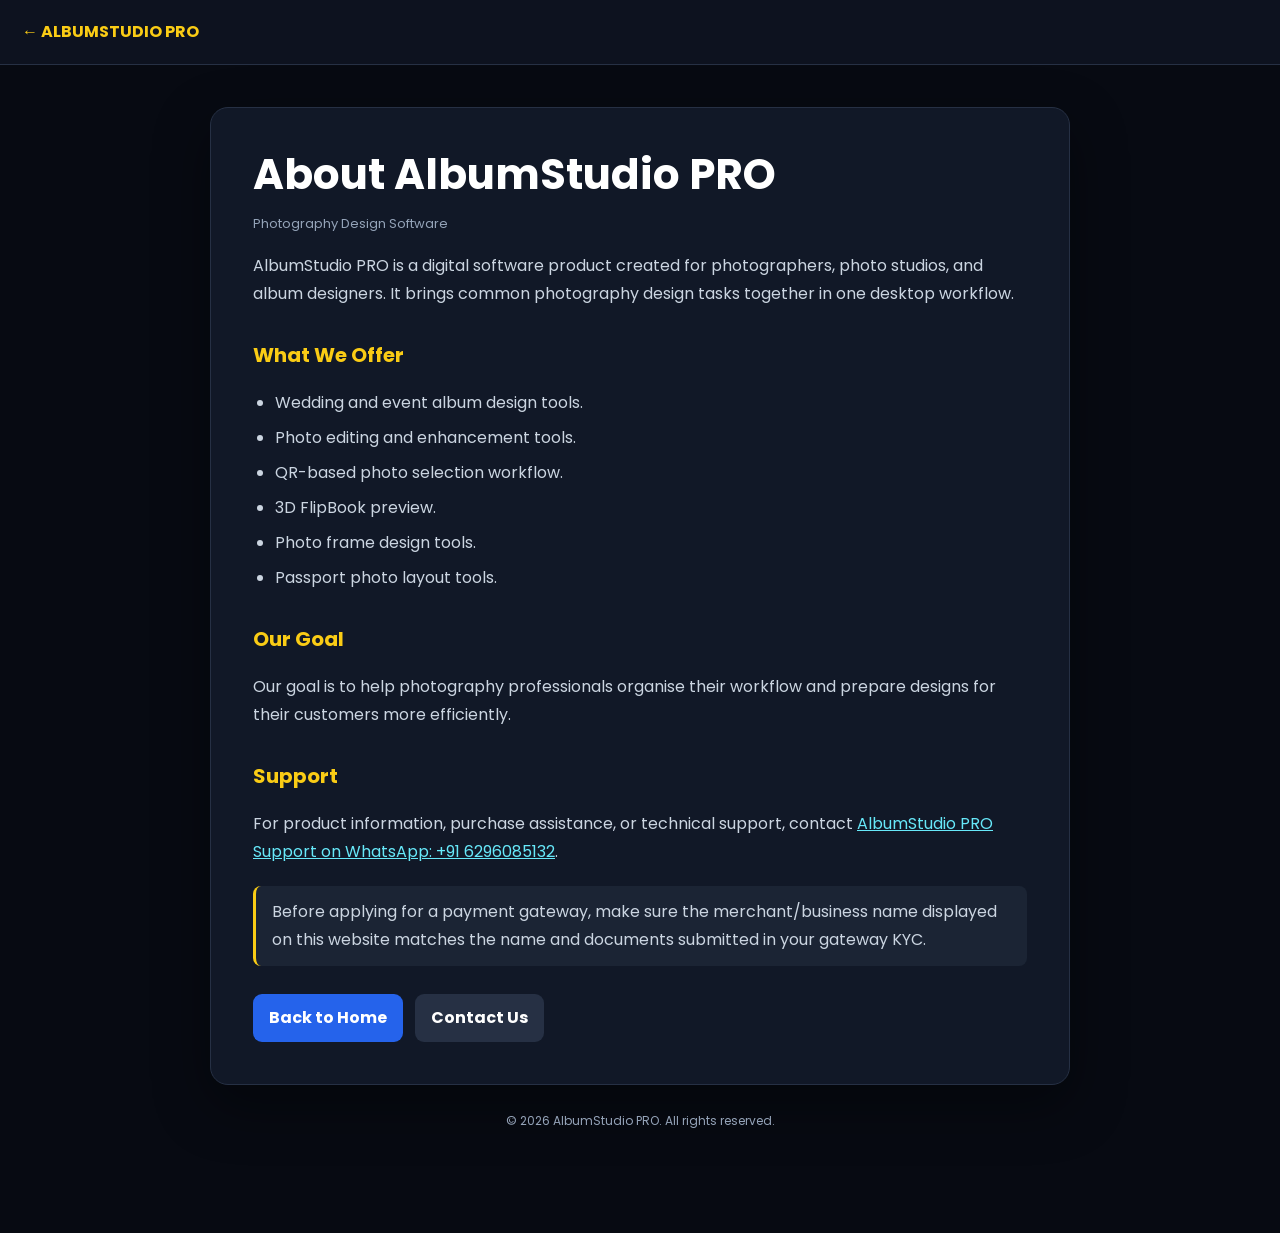
<file: about.html>
<!doctype html><html lang="en"><head><meta charset="utf-8"><meta name="viewport" content="width=device-width,initial-scale=1"><title>About Us | AlbumStudio PRO</title><link rel="stylesheet" href="policy.css"><link href="https://fonts.googleapis.com/css2?family=Poppins:wght@400;500;600;700;800&display=swap" rel="stylesheet"></head><body><header class="topbar"><a href="index.html">← ALBUMSTUDIO PRO</a></header><main class="wrap"><article class="panel"><h1>About AlbumStudio PRO</h1><p class="muted">Photography Design Software</p><p>AlbumStudio PRO is a digital software product created for photographers, photo studios, and album designers. It brings common photography design tasks together in one desktop workflow.</p><h2>What We Offer</h2><ul class="list"><li>Wedding and event album design tools.</li><li>Photo editing and enhancement tools.</li><li>QR-based photo selection workflow.</li><li>3D FlipBook preview.</li><li>Photo frame design tools.</li><li>Passport photo layout tools.</li></ul><h2>Our Goal</h2><p>Our goal is to help photography professionals organise their workflow and prepare designs for their customers more efficiently.</p><h2>Support</h2><p>For product information, purchase assistance, or technical support, contact <a href="https://wa.me/916296085132" target="_blank" rel="noopener">AlbumStudio PRO Support on WhatsApp: +91 6296085132</a>.</p><div class="notice">Before applying for a payment gateway, make sure the merchant/business name displayed on this website matches the name and documents submitted in your gateway KYC.</div><div class="actions"><a class="btn" href="index.html">Back to Home</a><a class="btn secondary" href="contact.html">Contact Us</a></div></article><div class="footer">© 2026 AlbumStudio PRO. All rights reserved.</div></main></body></html>
</file>
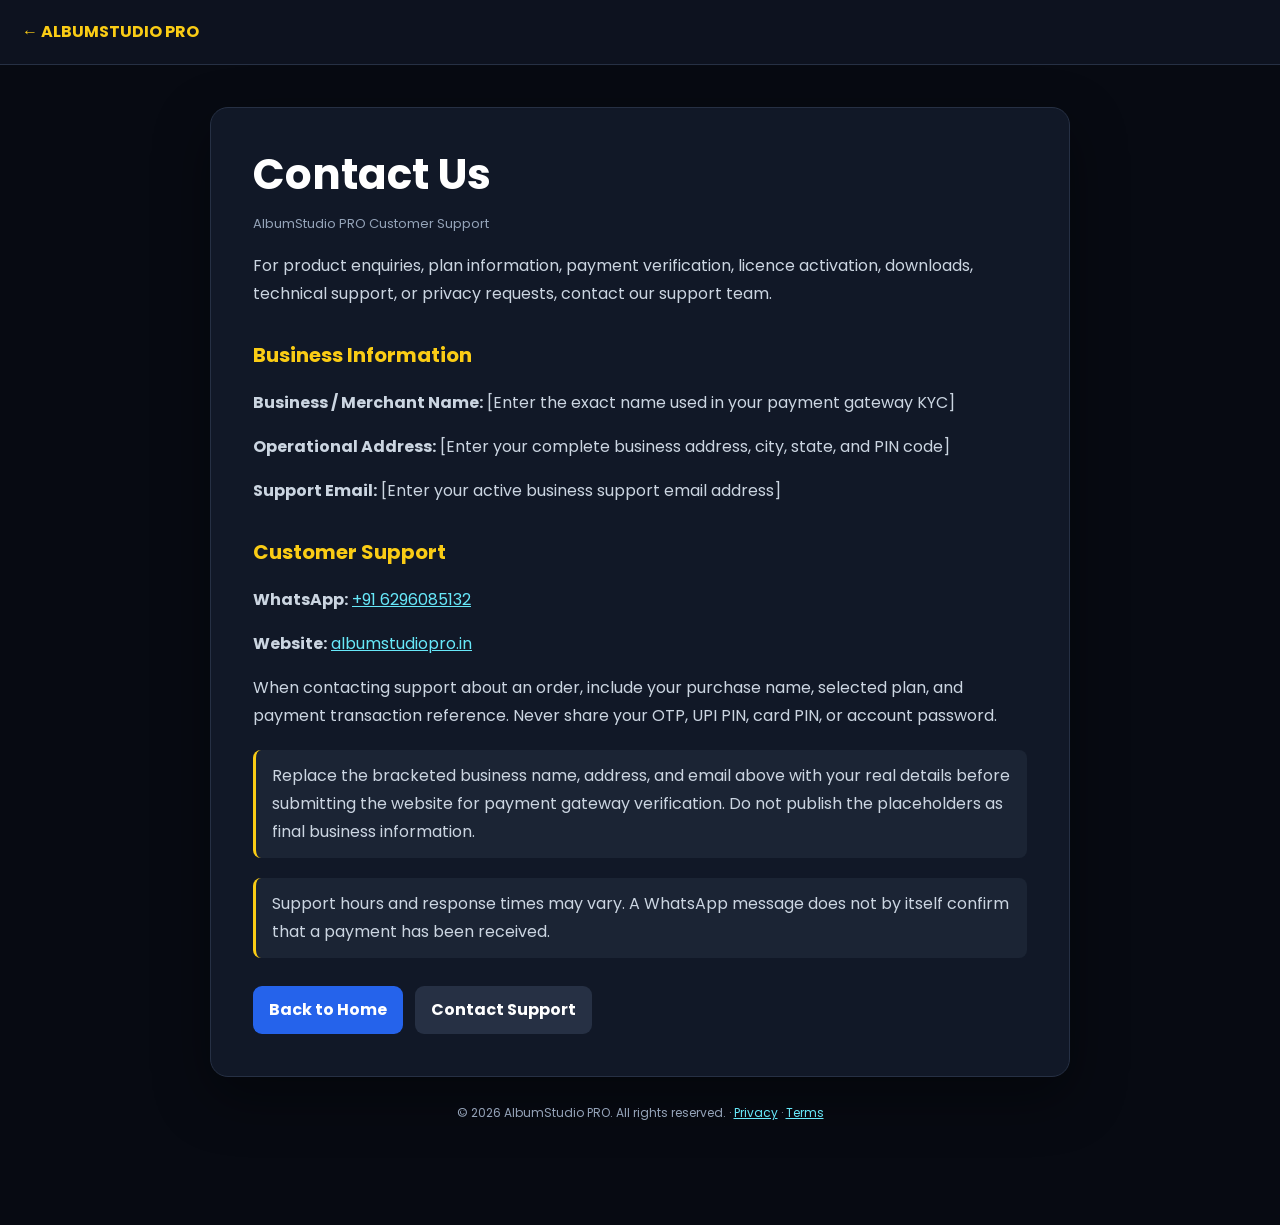
<file: contact.html>
<!doctype html>
<html lang="en">
<head>
<meta charset="utf-8"><meta name="viewport" content="width=device-width,initial-scale=1">
<title>Contact Us | AlbumStudio PRO</title>
<meta name="description" content="Contact Us for AlbumStudio PRO customers.">
<link rel="icon" type="image/png" href="icon.png">
<link href="https://fonts.googleapis.com/css2?family=Poppins:wght@400;500;600;700;800&display=swap" rel="stylesheet">
<link rel="stylesheet" href="policy.css">
</head>
<body>
<header class="topbar"><a href="index.html">← ALBUMSTUDIO PRO</a></header>
<main class="wrap"><article class="panel">
<h1>Contact Us</h1><p class="muted">AlbumStudio PRO Customer Support</p>

<p>For product enquiries, plan information, payment verification, licence activation, downloads, technical support, or privacy requests, contact our support team.</p>
<h2>Business Information</h2>
<p><strong>Business / Merchant Name:</strong> [Enter the exact name used in your payment gateway KYC]</p>
<p><strong>Operational Address:</strong> [Enter your complete business address, city, state, and PIN code]</p>
<p><strong>Support Email:</strong> [Enter your active business support email address]</p>
<h2>Customer Support</h2>
<p><strong>WhatsApp:</strong> <a href="https://wa.me/916296085132" target="_blank" rel="noopener">+91 6296085132</a></p>
<p><strong>Website:</strong> <a href="https://albumstudiopro.in">albumstudiopro.in</a></p>
<p>When contacting support about an order, include your purchase name, selected plan, and payment transaction reference. Never share your OTP, UPI PIN, card PIN, or account password.</p>
<div class="notice">Replace the bracketed business name, address, and email above with your real details before submitting the website for payment gateway verification. Do not publish the placeholders as final business information.</div><div class="notice">Support hours and response times may vary. A WhatsApp message does not by itself confirm that a payment has been received.</div>

<div class="actions"><a class="btn" href="index.html">Back to Home</a><a class="btn secondary" href="contact.html">Contact Support</a></div>
</article><div class="footer">© 2026 AlbumStudio PRO. All rights reserved. · <a href="privacy-policy.html">Privacy</a> · <a href="terms-and-conditions.html">Terms</a></div></main>
</body></html>
</file>
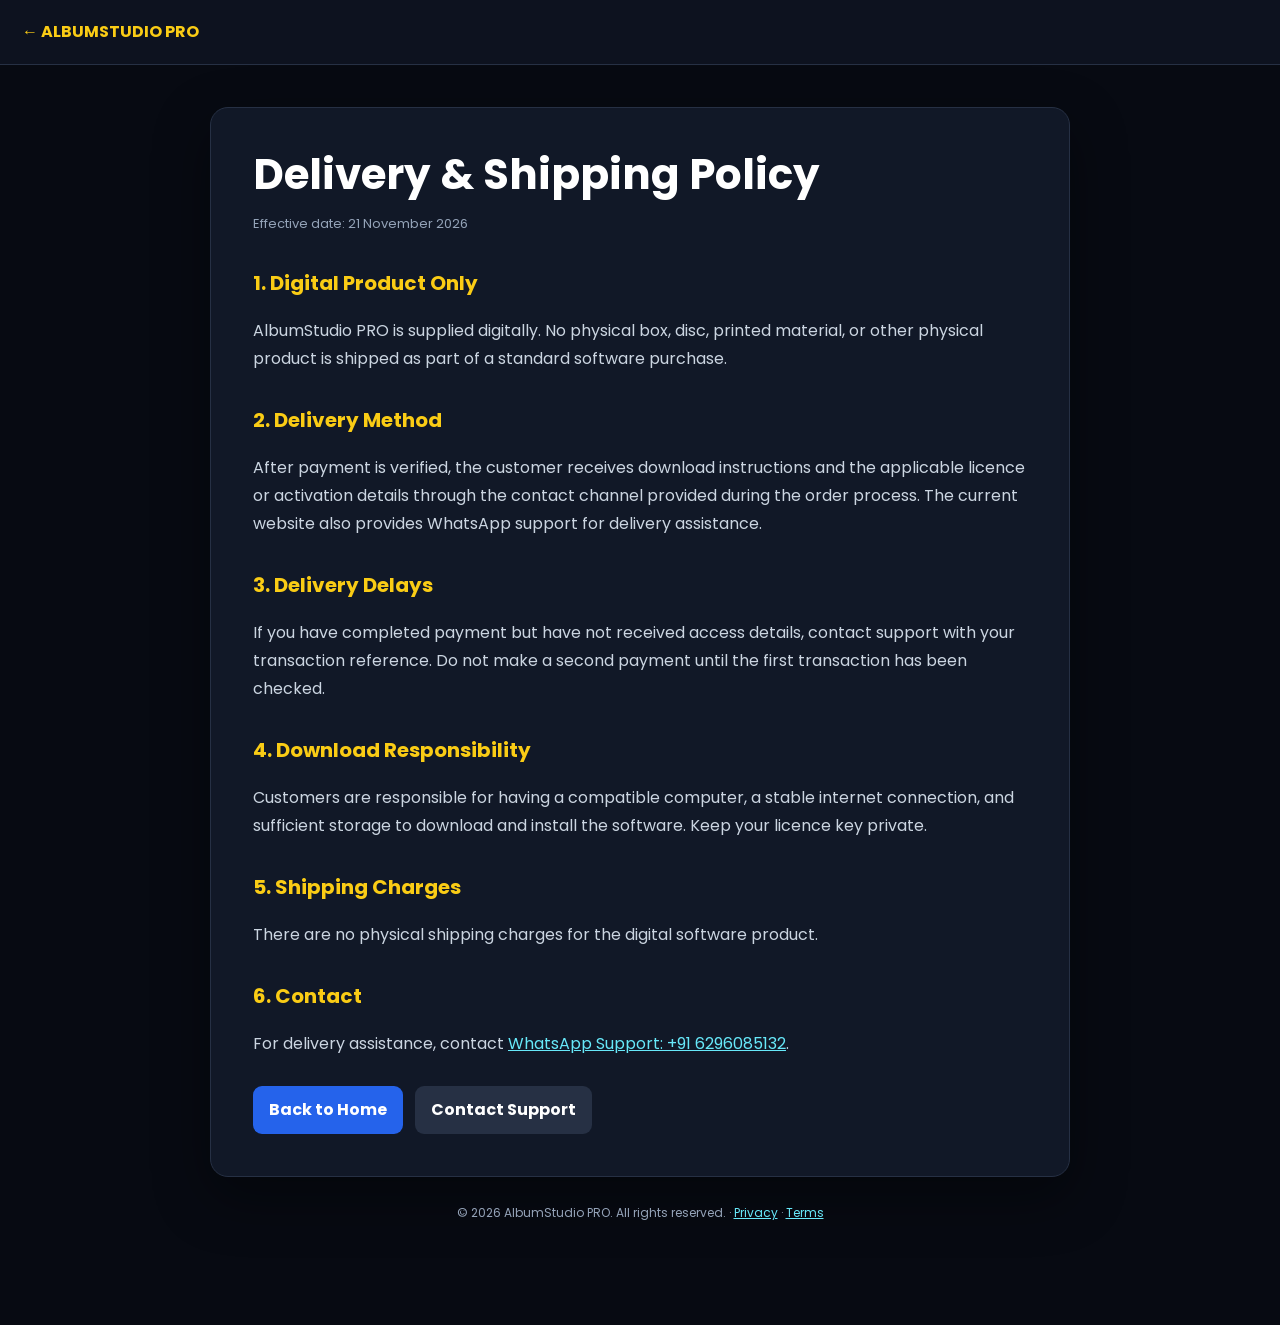
<file: delivery-shipping.html>
<!doctype html>
<html lang="en">
<head>
<meta charset="utf-8"><meta name="viewport" content="width=device-width,initial-scale=1">
<title>Delivery & Shipping Policy | AlbumStudio PRO</title>
<meta name="description" content="Delivery & Shipping Policy for AlbumStudio PRO customers.">
<link rel="icon" type="image/png" href="icon.png">
<link href="https://fonts.googleapis.com/css2?family=Poppins:wght@400;500;600;700;800&display=swap" rel="stylesheet">
<link rel="stylesheet" href="policy.css">
</head>
<body>
<header class="topbar"><a href="index.html">← ALBUMSTUDIO PRO</a></header>
<main class="wrap"><article class="panel">
<h1>Delivery & Shipping Policy</h1><p class="muted">Effective date: 21 November 2026</p>

<h2>1. Digital Product Only</h2>
<p>AlbumStudio PRO is supplied digitally. No physical box, disc, printed material, or other physical product is shipped as part of a standard software purchase.</p>
<h2>2. Delivery Method</h2>
<p>After payment is verified, the customer receives download instructions and the applicable licence or activation details through the contact channel provided during the order process. The current website also provides WhatsApp support for delivery assistance.</p>
<h2>3. Delivery Delays</h2>
<p>If you have completed payment but have not received access details, contact support with your transaction reference. Do not make a second payment until the first transaction has been checked.</p>
<h2>4. Download Responsibility</h2>
<p>Customers are responsible for having a compatible computer, a stable internet connection, and sufficient storage to download and install the software. Keep your licence key private.</p>
<h2>5. Shipping Charges</h2>
<p>There are no physical shipping charges for the digital software product.</p>
<h2>6. Contact</h2>
<p>For delivery assistance, contact <a href="https://wa.me/916296085132" target="_blank" rel="noopener">WhatsApp Support: +91 6296085132</a>.</p>

<div class="actions"><a class="btn" href="index.html">Back to Home</a><a class="btn secondary" href="contact.html">Contact Support</a></div>
</article><div class="footer">© 2026 AlbumStudio PRO. All rights reserved. · <a href="privacy-policy.html">Privacy</a> · <a href="terms-and-conditions.html">Terms</a></div></main>
</body></html>
</file>
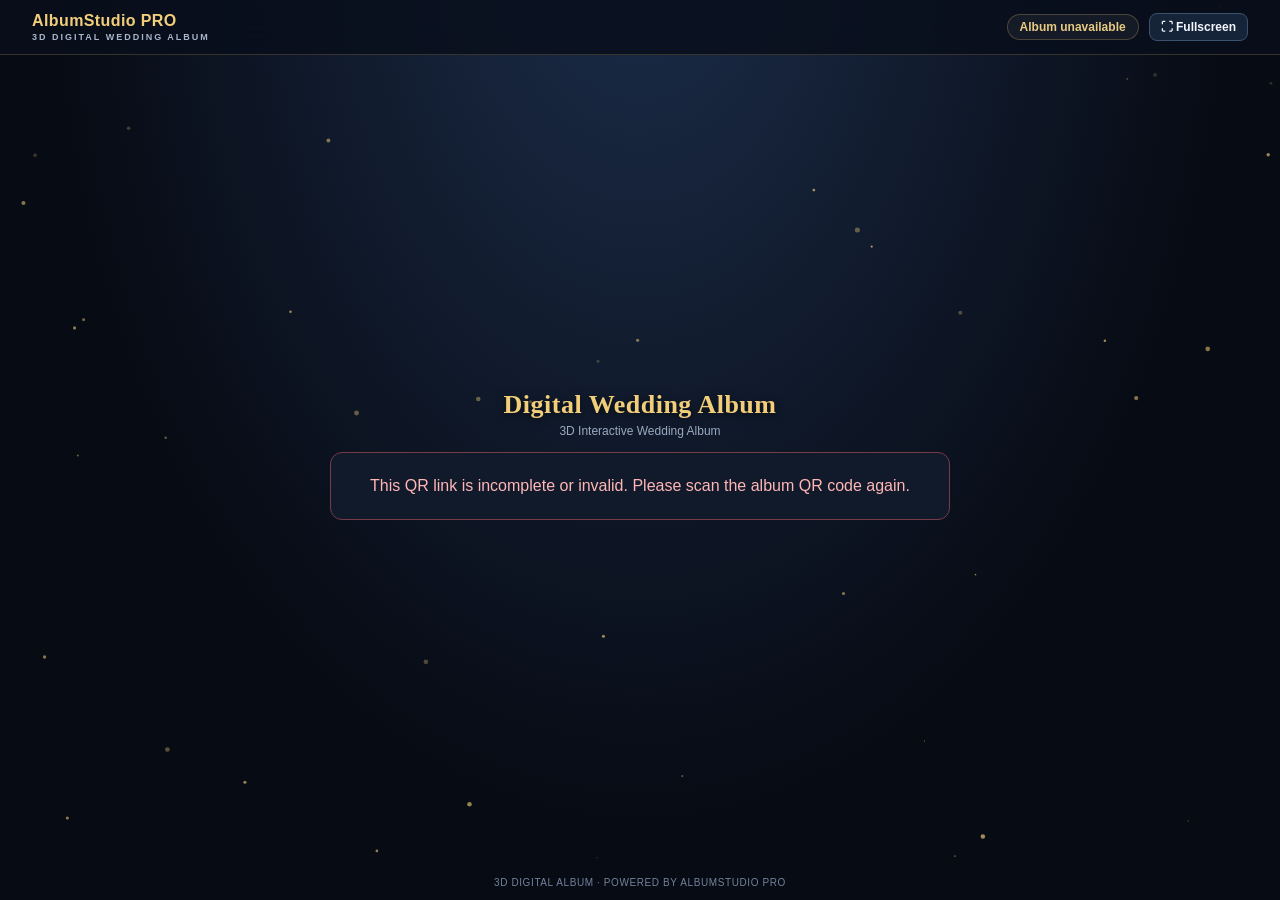
<file: flipbook-viewer.html>
<!doctype html>
<html lang="en">
<head>
<meta charset="utf-8">
<meta name="viewport" content="width=device-width, initial-scale=1, viewport-fit=cover">
<meta name="theme-color" content="#070b14">
<title>AlbumStudio PRO · 3D Digital Album</title>
<style>
:root {
  color-scheme: dark;
  --bg: #070b14;
  --panel: #101929;
  --line: #263650;
  --gold: #f3ce7a;
  --text: #f4f6fb;
  --muted: #9aa9bf;
  --accent: #12b8a6;
}
* {
  box-sizing: border-box;
  user-select: none;
  -webkit-user-select: none;
  -webkit-touch-callout: none;
}
html, body {
  margin: 0;
  min-height: 100%;
  background: radial-gradient(ellipse at 50% -10%, #1c2d4a 0%, #070b14 65%);
  color: var(--text);
  font-family: Inter, 'Segoe UI', Arial, sans-serif;
  overflow-x: hidden;
}
body {
  min-height: 100dvh;
  display: flex;
  flex-direction: column;
  position: relative;
}

#bgCanvas {
  position: fixed;
  inset: 0;
  width: 100%;
  height: 100%;
  pointer-events: none;
  z-index: 0;
}

.top {
  display: flex;
  align-items: center;
  justify-content: space-between;
  gap: 12px;
  padding: 12px clamp(14px, 3vw, 32px);
  border-bottom: 1px solid rgba(233, 195, 110, 0.2);
  background: rgba(9, 15, 28, 0.85);
  backdrop-filter: blur(14px);
  position: sticky;
  top: 0;
  z-index: 20;
}
.brand {
  font-weight: 900;
  font-size: 16px;
  letter-spacing: 0.4px;
  color: var(--gold);
}
.brand small {
  display: block;
  font-size: 9px;
  color: #a8b6cb;
  font-weight: 600;
  letter-spacing: 2px;
  margin-top: 2px;
}
.top-right {
  display: flex;
  align-items: center;
  gap: 10px;
}
.status {
  font-size: 12px;
  font-weight: 700;
  color: #e8ca83;
  background: rgba(255, 255, 255, 0.05);
  padding: 5px 12px;
  border-radius: 20px;
  border: 1px solid rgba(233, 195, 110, 0.25);
}
.icon-btn {
  border: 1px solid #3b526f;
  background: #16243a;
  color: #f4f7fc;
  border-radius: 8px;
  padding: 6px 11px;
  font-size: 12px;
  font-weight: 700;
  cursor: pointer;
  transition: 0.2s;
}
.icon-btn:hover {
  border-color: var(--gold);
  color: var(--gold);
}

.main {
  width: min(100%, 1380px);
  margin: auto;
  padding: 14px 16px 24px;
  display: flex;
  flex-direction: column;
  align-items: center;
  gap: 14px;
  position: relative;
  z-index: 5;
  flex: 1;
  justify-content: center;
}
.heading { text-align: center; }
.heading h1 {
  margin: 0;
  font-family: Georgia, serif;
  font-size: clamp(18px, 3vw, 26px);
  color: var(--gold);
  letter-spacing: 0.5px;
  text-shadow: 0 2px 10px rgba(0,0,0,0.6);
}
.heading p {
  margin: 4px 0 0;
  color: var(--muted);
  font-size: 12px;
}

.book-wrap {
  width: min(96vw, 1220px);
  position: relative;
  perspective: 2400px;
  filter: drop-shadow(0 28px 36px rgba(0, 0, 0, 0.85));
}
.book {
  position: relative;
  width: 100%;
  aspect-ratio: 1640 / 560;
  transform-style: preserve-3d;
  transform: rotateX(2.5deg);
  border-radius: 8px;
  transition: transform 0.45s cubic-bezier(0.22, 0.7, 0.2, 1);
}

/* Closed Cover States: Center the closed cover & hide the opposite side */
.book.closed-front {
  transform: translateX(-25%) rotateX(2.5deg);
}
.book.closed-back {
  transform: translateX(25%) rotateX(2.5deg);
}

/* Dynamic Hardcover Rim */
.book::before {
  content: "";
  position: absolute;
  top: -4px;
  bottom: -9px;
  left: -7px;
  right: -7px;
  background: linear-gradient(180deg, #3c3122, #1f1912);
  border: 2px solid #c8a962;
  border-radius: 10px;
  z-index: 0;
  box-shadow: 0 12px 28px rgba(0,0,0,0.8);
  transition: left 0.35s ease, right 0.35s ease;
}
.book.closed-front::before {
  left: calc(50% - 5px);
}
.book.closed-back::before {
  right: calc(50% - 5px);
}

.half-page {
  position: absolute;
  top: 0;
  bottom: 0;
  width: 50%;
  overflow: hidden;
  background: #fdfbf7;
  z-index: 2;
  backface-visibility: hidden;
  transition: opacity 0.2s ease;
}
.half-page.left {
  left: 0;
  border-radius: 6px 0 0 6px;
  box-shadow: inset -14px 0 22px rgba(0,0,0,0.22), -3px 0 0 #d9d0c1, -6px 0 0 #b8ae9e;
}
.half-page.right {
  right: 0;
  border-radius: 0 6px 6px 0;
  box-shadow: inset 14px 0 22px rgba(0,0,0,0.22), 3px 0 0 #d9d0c1, 6px 0 0 #b8ae9e;
}

/* Completely hidden side when album is closed */
.half-page.closed-side {
  opacity: 0;
  pointer-events: none;
  background: transparent;
  box-shadow: none;
}

.half-page.blank-paper {
  background: linear-gradient(135deg, #fffdfa 0%, #f3efe6 100%);
  display: flex;
  align-items: center;
  justify-content: center;
}
.half-page.blank-paper::after {
  content: "AlbumStudio PRO";
  font-family: Georgia, serif;
  font-size: clamp(12px, 1.6vw, 18px);
  color: rgba(165, 148, 114, 0.35);
  letter-spacing: 3px;
  font-weight: bold;
}

.page-art {
  width: 100%;
  height: 100%;
  background-repeat: no-repeat;
  background-color: #fff;
  pointer-events: none;
}

.turn-sheet {
  position: absolute;
  top: 0;
  bottom: 0;
  width: 50%;
  transform-style: preserve-3d;
  z-index: 8;
  pointer-events: none;
  transition: transform 0.85s cubic-bezier(0.24, 0.74, 0.2, 1);
}
.turn-sheet.next {
  left: 50%;
  transform-origin: left center;
}
.turn-sheet.next.turning {
  transform: rotateY(-180deg);
}
.turn-sheet.prev {
  left: 0;
  transform-origin: right center;
}
.turn-sheet.prev.turning {
  transform: rotateY(180deg);
}
.turn-face {
  position: absolute;
  inset: 0;
  overflow: hidden;
  backface-visibility: hidden;
  background: #fff;
}
.turn-face.front {
  border-radius: 0 6px 6px 0;
  box-shadow: inset 12px 0 20px rgba(0,0,0,0.22), 0 12px 30px rgba(0,0,0,0.45);
}
.turn-face.back {
  transform: rotateY(180deg);
  border-radius: 6px 0 0 6px;
  box-shadow: inset -12px 0 20px rgba(0,0,0,0.22), 0 12px 30px rgba(0,0,0,0.45);
}
.turn-sheet.prev .turn-face.front {
  border-radius: 6px 0 0 6px;
}
.turn-sheet.prev .turn-face.back {
  border-radius: 0 6px 6px 0;
}

.spine {
  position: absolute;
  top: 0;
  bottom: 0;
  left: 50%;
  width: 28px;
  transform: translateX(-50%);
  z-index: 10;
  background: linear-gradient(90deg,
    rgba(0,0,0,0) 0%,
    rgba(0,0,0,0.35) 38%,
    rgba(20,15,10,0.75) 50%,
    rgba(255,255,255,0.18) 54%,
    rgba(0,0,0,0.35) 64%,
    rgba(0,0,0,0) 100%);
  pointer-events: none;
  transition: opacity 0.25s;
}

.click-zone {
  position: absolute;
  top: 0;
  bottom: 0;
  width: 18%;
  z-index: 12;
  cursor: pointer;
  display: flex;
  align-items: center;
  justify-content: center;
  opacity: 0;
  transition: opacity 0.25s;
}
.click-zone:hover { opacity: 1; }
.click-zone.left { left: 0; justify-content: flex-start; padding-left: 12px; }
.click-zone.right { right: 0; justify-content: flex-end; padding-right: 12px; }
.zone-arrow {
  width: 38px;
  height: 38px;
  border-radius: 50%;
  background: rgba(10, 16, 28, 0.78);
  border: 1px solid var(--gold);
  color: var(--gold);
  display: flex;
  align-items: center;
  justify-content: center;
  font-size: 20px;
  font-weight: bold;
  box-shadow: 0 4px 14px rgba(0,0,0,0.6);
}

.tap-help {
  font-size: 11px;
  color: #9dadc3;
  text-align: center;
}

.controls {
  width: min(100%, 720px);
  display: flex;
  align-items: center;
  justify-content: center;
  flex-wrap: wrap;
  gap: 8px;
  background: rgba(16, 26, 42, 0.88);
  border: 1px solid var(--line);
  padding: 9px 14px;
  border-radius: 14px;
  box-shadow: 0 10px 30px rgba(0,0,0,0.45);
}
.controls button, .music button {
  border: 1px solid #3b526f;
  background: linear-gradient(#203653, #14243a);
  color: #f4f7fc;
  border-radius: 9px;
  padding: 9px 14px;
  font-size: 12px;
  font-weight: 800;
  cursor: pointer;
  transition: 0.2s;
}
.controls button:hover:not(:disabled) {
  border-color: var(--gold);
  transform: translateY(-1px);
}
.controls button.primary, .music button {
  background: linear-gradient(120deg, #087f77, #11b9a4);
  border-color: #20d1be;
  color: #041b1a;
}
.controls button.active-auto {
  background: linear-gradient(120deg, #d97706, #f59e0b);
  border-color: #fde68a;
  color: #111;
}
.controls button:disabled {
  opacity: 0.35;
  cursor: not-allowed;
}
.counter {
  min-width: 120px;
  text-align: center;
  font-size: 12px;
  color: #e8ca83;
  font-weight: 800;
}

.music {
  width: min(100%, 720px);
  display: flex;
  justify-content: center;
  align-items: center;
  gap: 10px;
  flex-wrap: wrap;
  background: rgba(16, 26, 42, 0.88);
  border: 1px solid var(--line);
  padding: 8px 14px;
  border-radius: 14px;
}
.music audio { width: min(100%, 340px); height: 32px; }
.music-note { font-size: 11px; color: var(--muted); }

.loading, .error {
  padding: 24px;
  text-align: center;
  color: #c3d0e2;
  background: #111a2a;
  border: 1px solid var(--line);
  border-radius: 12px;
  width: min(100%, 620px);
}
.error { color: #ffb6b6; border-color: #773b48; }
.footer {
  padding: 12px;
  text-align: center;
  color: #72839b;
  font-size: 10px;
  letter-spacing: 0.6px;
  position: relative;
  z-index: 5;
}
.hidden { display: none !important; }

@media (max-width: 640px) {
  .top { padding: 10px 12px; }
  .status { font-size: 10px; padding: 4px 8px; }
  .main { padding: 10px 6px 18px; gap: 10px; }
  .book-wrap { width: 98vw; }
  .controls { gap: 6px; padding: 8px; }
  .controls button { padding: 8px 10px; font-size: 11px; }
  .counter { min-width: 90px; font-size: 11px; }
}
</style>
</head>
<body oncontextmenu="return false;" onselectstart="return false;" ondragstart="return false;">

<canvas id="bgCanvas"></canvas>

<header class="top">
  <div class="brand">AlbumStudio PRO<small>3D DIGITAL WEDDING ALBUM</small></div>
  <div class="top-right">
    <div class="status" id="loadStatus">Opening album…</div>
    <button class="icon-btn" id="fullscreenBtn" type="button" title="Toggle Fullscreen">⛶ Fullscreen</button>
  </div>
</header>

<main class="main">
  <section class="heading">
    <h1 id="albumTitle">Digital Wedding Album</h1>
    <p id="albumSub">3D Interactive Wedding Album</p>
  </section>

  <div class="loading" id="loading">Loading your 3D album…</div>
  <div class="error hidden" id="errorBox"></div>

  <div class="book-wrap hidden" id="bookWrap">
    <div class="book closed-front" id="book">
      <div class="half-page left closed-side" id="leftPage"></div>
      <div class="half-page right" id="rightPage"></div>
      <div class="turn-sheet hidden" id="turnSheet">
        <div class="turn-face front" id="turnFront"></div>
        <div class="turn-face back" id="turnBack"></div>
      </div>
      <div class="spine" id="spine" style="opacity:0;"></div>
      <div class="click-zone left" id="zoneLeft" title="Previous Page"><div class="zone-arrow">‹</div></div>
      <div class="click-zone right" id="zoneRight" title="Open / Next Page"><div class="zone-arrow">›</div></div>
    </div>
  </div>

  <div class="tap-help hidden" id="tapHelp">Tap the album cover or click Next to open the album and flip pages.</div>

  <nav class="controls hidden" id="controls" aria-label="Album navigation">
    <button id="firstBtn" title="Front Cover">⟪ First</button>
    <button id="prevBtn" title="Previous Page">‹ Prev</button>
    <span class="counter" id="pageCounter">1 / 1</span>
    <button class="primary" id="nextBtn" title="Open / Next Page">Next ›</button>
    <button id="lastBtn" title="Back Cover">Last ⟫</button>
    <button id="autoPlayBtn" type="button" title="Auto Flip Slideshow">▶ Auto Play</button>
  </nav>

  <section class="music hidden" id="musicPanel">
    <button id="musicPlayBtn" type="button">▶ Play Music</button>
    <span class="music-note" id="musicHint">Background music from AlbumStudio PRO Cloud</span>
    <audio id="albumMusic" controls loop preload="none" controlsList="nodownload"></audio>
  </section>
</main>

<footer class="footer">3D DIGITAL ALBUM · POWERED BY ALBUMSTUDIO PRO</footer>

<script>
(() => {
  'use strict';

  /* ===== Anti-Copy, Anti-Inspect & Code Protection ===== */
  document.addEventListener('contextmenu', e => e.preventDefault());
  document.addEventListener('dragstart', e => e.preventDefault());
  document.addEventListener('copy', e => e.preventDefault());
  document.addEventListener('cut', e => e.preventDefault());
  document.addEventListener('keydown', e => {
    const k = (e.key || '').toLowerCase();
    if (
      e.key === 'F12' ||
      (e.ctrlKey && e.shiftKey && (k === 'i' || k === 'j' || k === 'c')) ||
      (e.metaKey && e.altKey && (k === 'i' || k === 'j' || k === 'c' || k === 'u')) ||
      ((e.ctrlKey || e.metaKey) && (k === 'u' || k === 's' || k === 'p' || k === 'c' || k === 'a'))
    ) {
      e.preventDefault();
      e.stopPropagation();
      return false;
    }
  }, true);

  const API = 'https://addguru.xyz/album-api/api.php';
  const params = new URLSearchParams(location.search);
  const id = (params.get('id') || '').trim();
  const $ = val => document.getElementById(val);
  const roleOrder = { front: 0, 'first-page': 1, normal: 2, 'last-page': 3, back: 4 };

  let spreads = [];
  let current = 0;
  let flipping = false;
  let touchStartX = null;
  let autoTimer = null;

  function showError(message) {
    $('loading').classList.add('hidden');
    $('errorBox').textContent = message;
    $('errorBox').classList.remove('hidden');
    $('loadStatus').textContent = 'Album unavailable';
  }

  // Front Cover & Back Cover are true CLOSED single-cover states (no white page beside them)
  function buildFullBookSpreads(rawPages) {
    const ordered = rawPages.slice().sort((a, b) =>
      (roleOrder[a.role] ?? 2) - (roleOrder[b.role] ?? 2) || (Number(a.index) || 0) - (Number(b.index) || 0)
    );
    const list = [];
    let spreadCount = 0;

    for (const p of ordered) {
      const role = p.role || 'normal';
      if (role === 'front') {
        list.push({
          type: 'front-cover',
          label: 'Front Cover (Closed)',
          left: { mode: 'closed' },
          right: { url: p.url, mode: 'single' }
        });
      } else if (role === 'first-page') {
        list.push({
          type: 'first-page',
          label: 'First Inside Page',
          left: { mode: 'blank' },
          right: { url: p.url, mode: 'single' }
        });
      } else if (role === 'last-page') {
        list.push({
          type: 'last-page',
          label: 'Last Inside Page',
          left: { url: p.url, mode: 'single' },
          right: { mode: 'blank' }
        });
      } else if (role === 'back') {
        list.push({
          type: 'back-cover',
          label: 'Back Cover (Closed)',
          left: { url: p.url, mode: 'single' },
          right: { mode: 'closed' }
        });
      } else {
        spreadCount++;
        list.push({
          type: 'spread',
          label: `Full Spread ${spreadCount}`,
          left: { url: p.url, mode: 'left-half' },
          right: { url: p.url, mode: 'right-half' }
        });
      }
    }
    return list;
  }

  function renderSideContent(container, sideData) {
    container.innerHTML = '';
    container.classList.remove('blank-paper', 'closed-side');
    if (!sideData || sideData.mode === 'closed') {
      container.classList.add('closed-side');
      return;
    }
    if (sideData.mode === 'blank' || !sideData.url) {
      container.classList.add('blank-paper');
      return;
    }
    const div = document.createElement('div');
    div.className = 'page-art';
    if (sideData.mode === 'single') {
      div.style.backgroundImage = `url("${sideData.url}")`;
      div.style.backgroundSize = '100% 100%';
      div.style.backgroundPosition = 'center center';
    } else if (sideData.mode === 'left-half') {
      div.style.backgroundImage = `url("${sideData.url}")`;
      div.style.backgroundSize = '200% 100%';
      div.style.backgroundPosition = 'left center';
    } else if (sideData.mode === 'right-half') {
      div.style.backgroundImage = `url("${sideData.url}")`;
      div.style.backgroundSize = '200% 100%';
      div.style.backgroundPosition = 'right center';
    }
    container.appendChild(div);
  }

  function applyClosedBookPosition(sp) {
    const book = $('book');
    const spine = $('spine');
    book.classList.remove('closed-front', 'closed-back');
    if (sp.left.mode === 'closed' && sp.right.mode !== 'closed') {
      book.classList.add('closed-front');
      spine.style.opacity = '0';
    } else if (sp.right.mode === 'closed' && sp.left.mode !== 'closed') {
      book.classList.add('closed-back');
      spine.style.opacity = '0';
    } else {
      spine.style.opacity = '1';
    }
  }

  function renderStaticSpread(index) {
    const sp = spreads[index];
    if (!sp) return;
    applyClosedBookPosition(sp);
    renderSideContent($('leftPage'), sp.left);
    renderSideContent($('rightPage'), sp.right);
    $('pageCounter').textContent = `${index + 1} / ${spreads.length}`;
    $('loadStatus').textContent = sp.label;
    $('prevBtn').disabled = index <= 0;
    $('firstBtn').disabled = index <= 0;
    $('nextBtn').disabled = index >= spreads.length - 1;
    $('lastBtn').disabled = index >= spreads.length - 1;
  }

  function turnSpread(delta) {
    if (flipping || !spreads.length) return;
    const target = Math.max(0, Math.min(spreads.length - 1, current + delta));
    if (target === current) {
      if (autoTimer) stopAutoPlay();
      return;
    }
    flipping = true;

    const audio = $('albumMusic');
    if (audio.src && audio.paused && audio.dataset.userPaused !== '1') {
      audio.play().catch(() => {});
    }

    const fromSp = spreads[current];
    const toSp = spreads[target];
    const book = $('book');
    const spine = $('spine');
    const turnSheet = $('turnSheet');
    const turnFront = $('turnFront');
    const turnBack = $('turnBack');

    // Smoothly transition book position to target state (open or closed) as the cover flips
    applyClosedBookPosition(toSp);
    if (fromSp.left.mode !== 'closed' || toSp.left.mode !== 'closed') {
      spine.style.opacity = '1';
    }

    turnSheet.classList.remove('hidden', 'next', 'prev', 'turning');

    if (delta > 0) {
      turnSheet.classList.add('next');
      renderSideContent(turnFront, fromSp.right);
      renderSideContent(turnBack, toSp.left.mode === 'closed' ? { mode: 'blank' } : toSp.left);
      renderSideContent($('leftPage'), fromSp.left);
      renderSideContent($('rightPage'), toSp.right);
    } else {
      turnSheet.classList.add('prev');
      renderSideContent(turnFront, fromSp.left);
      renderSideContent(turnBack, toSp.right.mode === 'closed' ? { mode: 'blank' } : toSp.right);
      renderSideContent($('leftPage'), toSp.left);
      renderSideContent($('rightPage'), fromSp.right);
    }

    void turnSheet.offsetWidth;
    requestAnimationFrame(() => {
      turnSheet.classList.add('turning');
    });

    window.setTimeout(() => {
      current = target;
      turnSheet.classList.add('hidden');
      turnSheet.classList.remove('next', 'prev', 'turning');
      renderStaticSpread(current);
      flipping = false;
    }, 860);
  }

  function stopAutoPlay() {
    if (autoTimer) {
      clearInterval(autoTimer);
      autoTimer = null;
    }
    $('autoPlayBtn').textContent = '▶ Auto Play';
    $('autoPlayBtn').classList.remove('active-auto');
  }

  $('autoPlayBtn').addEventListener('click', () => {
    if (autoTimer) {
      stopAutoPlay();
      return;
    }
    $('autoPlayBtn').textContent = '⏸ Stop Auto';
    $('autoPlayBtn').classList.add('active-auto');
    autoTimer = setInterval(() => {
      if (current < spreads.length - 1) {
        turnSpread(1);
      } else {
        current = 0;
        renderStaticSpread(0);
      }
    }, 3400);
  });

  $('fullscreenBtn').addEventListener('click', () => {
    if (!document.fullscreenElement) {
      document.documentElement.requestFullscreen().catch(() => {});
    } else {
      document.exitFullscreen().catch(() => {});
    }
  });

  $('firstBtn').addEventListener('click', () => { if (!flipping && current > 0) { current = 0; renderStaticSpread(0); } });
  $('prevBtn').addEventListener('click', () => turnSpread(-1));
  $('nextBtn').addEventListener('click', () => turnSpread(1));
  $('lastBtn').addEventListener('click', () => { if (!flipping && current < spreads.length - 1) { current = spreads.length - 1; renderStaticSpread(current); } });
  $('zoneLeft').addEventListener('click', () => turnSpread(-1));
  $('zoneRight').addEventListener('click', () => turnSpread(1));

  // Allow clicking directly on the closed Front Cover to open the album
  $('rightPage').addEventListener('click', () => {
    if (current === 0) turnSpread(1);
  });

  document.addEventListener('keydown', e => {
    if (e.key === 'ArrowLeft') turnSpread(-1);
    if (e.key === 'ArrowRight') turnSpread(1);
  });

  $('bookWrap').addEventListener('touchstart', e => {
    touchStartX = e.changedTouches[0].clientX;
  }, { passive: true });
  $('bookWrap').addEventListener('touchend', e => {
    if (touchStartX === null) return;
    const dx = e.changedTouches[0].clientX - touchStartX;
    if (Math.abs(dx) > 40) turnSpread(dx < 0 ? 1 : -1);
    touchStartX = null;
  }, { passive: true });

  const audio = $('albumMusic');
  $('musicPlayBtn').addEventListener('click', async () => {
    try {
      if (audio.paused) {
        audio.dataset.userPaused = '0';
        await audio.play();
        $('musicPlayBtn').textContent = '⏸ Pause Music';
      } else {
        audio.dataset.userPaused = '1';
        audio.pause();
        $('musicPlayBtn').textContent = '▶ Play Music';
      }
    } catch (_) {
      $('musicHint').textContent = 'Tap Play Music once to enable sound.';
    }
  });
  audio.addEventListener('play', () => { $('musicPlayBtn').textContent = '⏸ Pause Music'; });
  audio.addEventListener('pause', () => { $('musicPlayBtn').textContent = '▶ Play Music'; });

  function preloadAllImages(rawPages) {
    rawPages.forEach(p => {
      if (p.url) {
        const img = new Image();
        img.src = p.url;
      }
    });
  }

  async function loadAlbum() {
    if (!id || !/^[a-zA-Z0-9_-]{4,64}$/.test(id)) {
      return showError('This QR link is incomplete or invalid. Please scan the album QR code again.');
    }
    try {
      const response = await fetch(API + '?action=get&id=' + encodeURIComponent(id), { cache: 'no-store' });
      if (response.status === 404) {
        throw new Error('Album server API not found (404). Please verify api.php on addguru.xyz.');
      }
      const result = await response.json();
      if (!response.ok || !result.ok) {
        throw new Error(result.error || 'Album could not be found.');
      }
      const book = result.book || result;
      const uploaded = Array.isArray(book.pages) ? book.pages.filter(p => p.url) : [];
      if (!uploaded.length) throw new Error('No album pages are available on the server.');

      preloadAllImages(uploaded);
      spreads = buildFullBookSpreads(uploaded);

      $('albumTitle').textContent = book.title || 'Digital Wedding Album';
      $('albumSub').textContent = `${spreads.length} Interactive 3D Views · Tap Cover or Next to Open`;
      current = 0;
      renderStaticSpread(0);

      $('loading').classList.add('hidden');
      $('bookWrap').classList.remove('hidden');
      $('tapHelp').classList.remove('hidden');
      $('controls').classList.remove('hidden');

      if (book.musicUrl) {
        audio.src = book.musicUrl;
        $('musicPanel').classList.remove('hidden');
        audio.play().then(() => {
          $('musicPlayBtn').textContent = '⏸ Pause Music';
        }).catch(() => {
          $('musicHint').textContent = 'Music is ready — tap Play Music or open the cover to start.';
        });
      }
    } catch (err) {
      showError(err && err.message ? err.message : 'Could not load this album.');
    }
  }

  function initParticles() {
    const canvas = $('bgCanvas');
    const ctx = canvas.getContext('2d');
    let w = canvas.width = window.innerWidth;
    let h = canvas.height = window.innerHeight;
    window.addEventListener('resize', () => {
      w = canvas.width = window.innerWidth;
      h = canvas.height = window.innerHeight;
    });
    const dots = Array.from({ length: 42 }, () => ({
      x: Math.random() * w,
      y: Math.random() * h,
      r: Math.random() * 2 + 0.6,
      vy: -(Math.random() * 0.35 + 0.1),
      vx: (Math.random() - 0.5) * 0.25,
      a: Math.random() * 0.55 + 0.15
    }));
    function draw() {
      ctx.clearRect(0, 0, w, h);
      dots.forEach(d => {
        d.x = (d.x + d.vx + w) % w;
        d.y = (d.y + d.vy + h) % h;
        ctx.fillStyle = `rgba(243, 206, 122, ${d.a})`;
        ctx.beginPath();
        ctx.arc(d.x, d.y, d.r, 0, Math.PI * 2);
        ctx.fill();
      });
      requestAnimationFrame(draw);
    }
    draw();
  }

  initParticles();
  loadAlbum();
})();
</script>
</body>
</html>
</file>
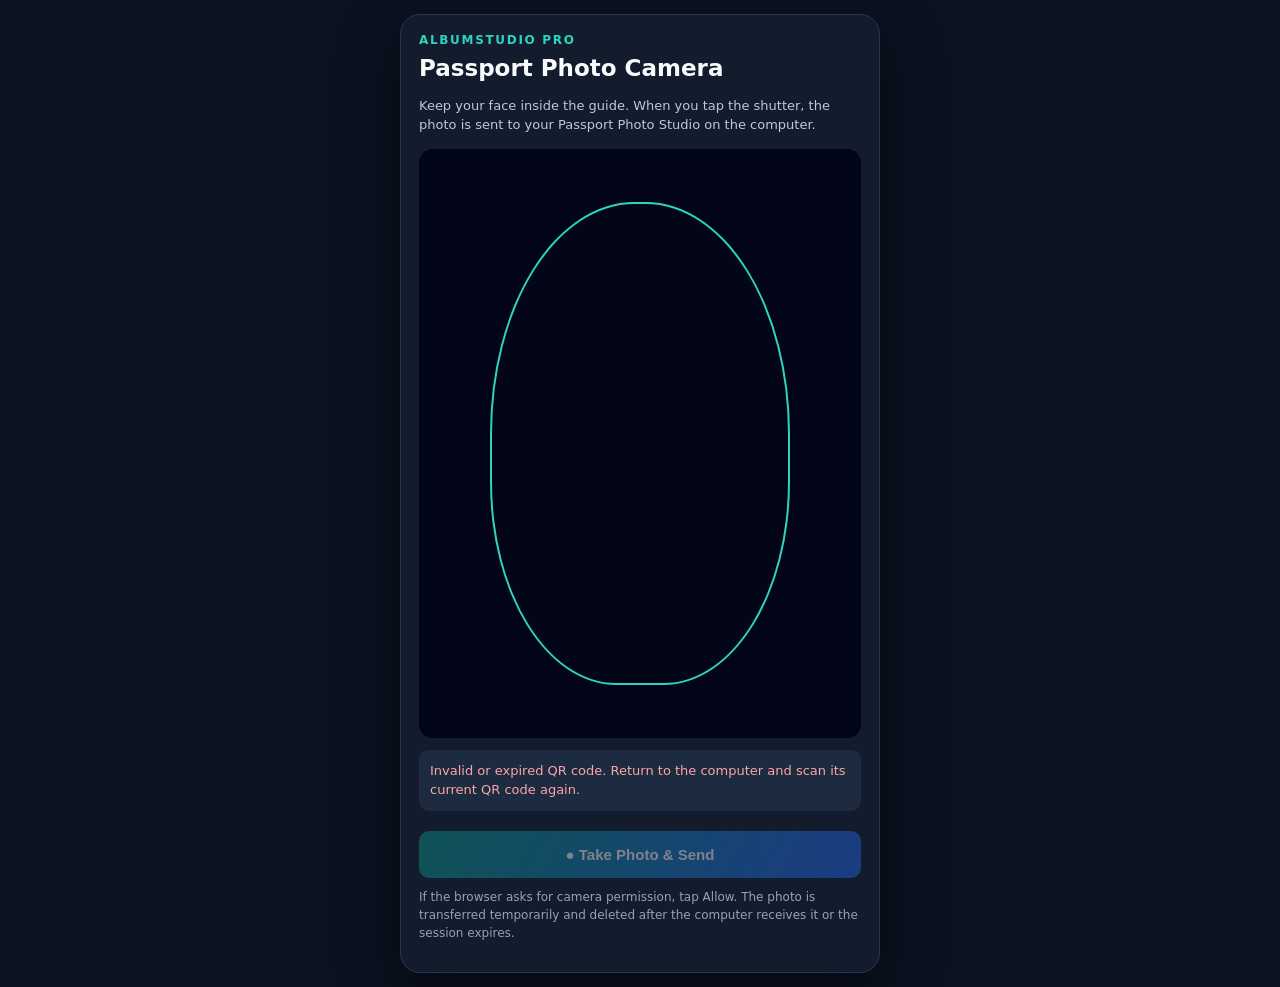
<file: passport-camera.html>
<!doctype html>
<html lang="en">
<head>
<meta charset="utf-8">
<meta name="viewport" content="width=device-width,initial-scale=1,viewport-fit=cover">
<meta name="theme-color" content="#0b1220">
<title>Passport Photo Camera | AlbumStudio PRO</title>
<style>
*{box-sizing:border-box}body{margin:0;min-height:100vh;background:#0b1220;color:#f8fafc;font-family:system-ui,-apple-system,Segoe UI,Roboto,sans-serif;display:flex;align-items:center;justify-content:center;padding:14px}.card{width:100%;max-width:480px;background:#121c2d;border:1px solid #253752;border-radius:20px;padding:18px;box-shadow:0 20px 60px #0008}.logo{font-size:12px;font-weight:800;letter-spacing:.14em;text-transform:uppercase;color:#2dd4bf}.title{font-size:23px;line-height:1.2;margin:8px 0}.sub{font-size:13px;color:#bdc9dc;line-height:1.5}.camera-wrap{position:relative;background:#020617;border-radius:14px;overflow:hidden;aspect-ratio:3/4;display:flex;align-items:center;justify-content:center;margin-top:14px}.camera-wrap video{width:100%;height:100%;object-fit:cover;display:block}.guide{position:absolute;inset:9% 16%;border:2px solid #2dd4bf;border-radius:48% 48% 42% 42%;pointer-events:none;box-shadow:0 0 0 100vmax #02061722}.status{margin:12px 0;background:#1c2b40;padding:11px;border-radius:10px;font-size:13px;line-height:1.5;color:#2dd4bf;overflow-wrap:anywhere}.btn{width:100%;border:0;border-radius:10px;background:linear-gradient(120deg,#0d9488,#2563eb);padding:15px 12px;color:white;font-size:15px;font-weight:750;cursor:pointer;margin-top:8px}.btn.secondary{background:#243248}.btn:disabled{opacity:.45;cursor:not-allowed}.hint{font-size:12px;color:#94a3b8;line-height:1.5;margin-top:10px}#fallbackStart{display:none}canvas{display:none}
</style>
</head>
<body>
<main class="card">
  <div class="logo">AlbumStudio PRO</div>
  <h1 class="title">Passport Photo Camera</h1>
  <p class="sub">Keep your face inside the guide. When you tap the shutter, the photo is sent to your Passport Photo Studio on the computer.</p>
  <div class="camera-wrap"><video id="camera" autoplay playsinline muted></video><div class="guide"></div></div>
  <div id="status" class="status">Opening the back camera… Please allow camera access.</div>
  <button id="captureBtn" class="btn" type="button" disabled>● Take Photo & Send</button>
  <button id="retryBtn" class="btn secondary" type="button" style="display:none">Open Camera</button>
  <button id="retakeBtn" class="btn secondary" type="button" style="display:none">Retake Photo</button>
  <canvas id="snapshot"></canvas>
  <p class="hint">If the browser asks for camera permission, tap Allow. The photo is transferred temporarily and deleted after the computer receives it or the session expires.</p>
</main>
<script>
(function(){
'use strict';
const API='https://addguru.xyz/albumstudio/passport-photo-api.php';
const params=new URLSearchParams(location.search);
const sid=params.get('sid')||'';
const token=params.get('token')||'';
const video=document.getElementById('camera');
const status=document.getElementById('status');
const capture=document.getElementById('captureBtn');
const retry=document.getElementById('retryBtn');
const retake=document.getElementById('retakeBtn');
const canvas=document.getElementById('snapshot');
let stream=null, busy=false;
function say(message,color){status.textContent=message;if(color)status.style.color=color;}
function stopCamera(){if(stream){stream.getTracks().forEach(track=>track.stop());stream=null;}video.srcObject=null;}
if(!/^[a-f0-9]{32}$/.test(sid)||!/^[a-f0-9]{48}$/.test(token)){
 say('Invalid or expired QR code. Return to the computer and scan its current QR code again.','#fca5a5');
} else {
 // Requesting the camera immediately on page load makes scanning the QR start the camera flow.
 startCamera();
}
async function startCamera(){
 retry.style.display='none';
 say('Opening the back camera… Please allow camera access.');
 try{
  if(!navigator.mediaDevices||!navigator.mediaDevices.getUserMedia) throw new Error('This browser cannot open the camera. Open the QR link in Chrome or Safari over HTTPS.');
  stopCamera();
  stream=await navigator.mediaDevices.getUserMedia({audio:false,video:{facingMode:{ideal:'environment'},width:{ideal:1920},height:{ideal:1080}}});
  video.srcObject=stream;
  await video.play();
  capture.disabled=false;
  say('Camera ready. Frame the face and tap Take Photo & Send.');
 }catch(error){
  say((error&&error.message)||'Camera access failed. Allow camera permission and retry.','#fca5a5');
  retry.style.display='block'; capture.disabled=true;
 }
}
retry.addEventListener('click',startCamera);
retake.addEventListener('click',async function(){retake.style.display='none';await startCamera();});
capture.addEventListener('click',async function(){
 if(busy||!stream||!video.videoWidth) return;
 busy=true;capture.disabled=true;retry.style.display='none';
 try{
  canvas.width=video.videoWidth;canvas.height=video.videoHeight;
  const context=canvas.getContext('2d');context.drawImage(video,0,0,canvas.width,canvas.height);
  const blob=await new Promise((resolve,reject)=>canvas.toBlob(value=>value?resolve(value):reject(new Error('Could not capture the photo. Try again.')),'image/jpeg',0.94));
  stopCamera();say('Photo captured. Sending to your computer…');
  const form=new FormData();form.append('sid',sid);form.append('token',token);form.append('photo',blob,'passport-camera.jpg');
  const response=await fetch(API+'?action=upload',{method:'POST',body:form,cache:'no-store'});
  const result=await response.json().catch(()=>({}));
  if(!response.ok||!result.ok) throw new Error(result.error||'Upload failed. Scan the QR code again.');
  say('Photo sent successfully! Check the computer screen.','#34d399');
  capture.textContent='✓ Photo Sent';
 }catch(error){
  say((error&&error.message)||'Could not send the photo. Please try again.','#fca5a5');
  retake.style.display='block';
 }finally{busy=false;}
});
window.addEventListener('pagehide',stopCamera);
})();
</script>
</body>
</html>
</file>
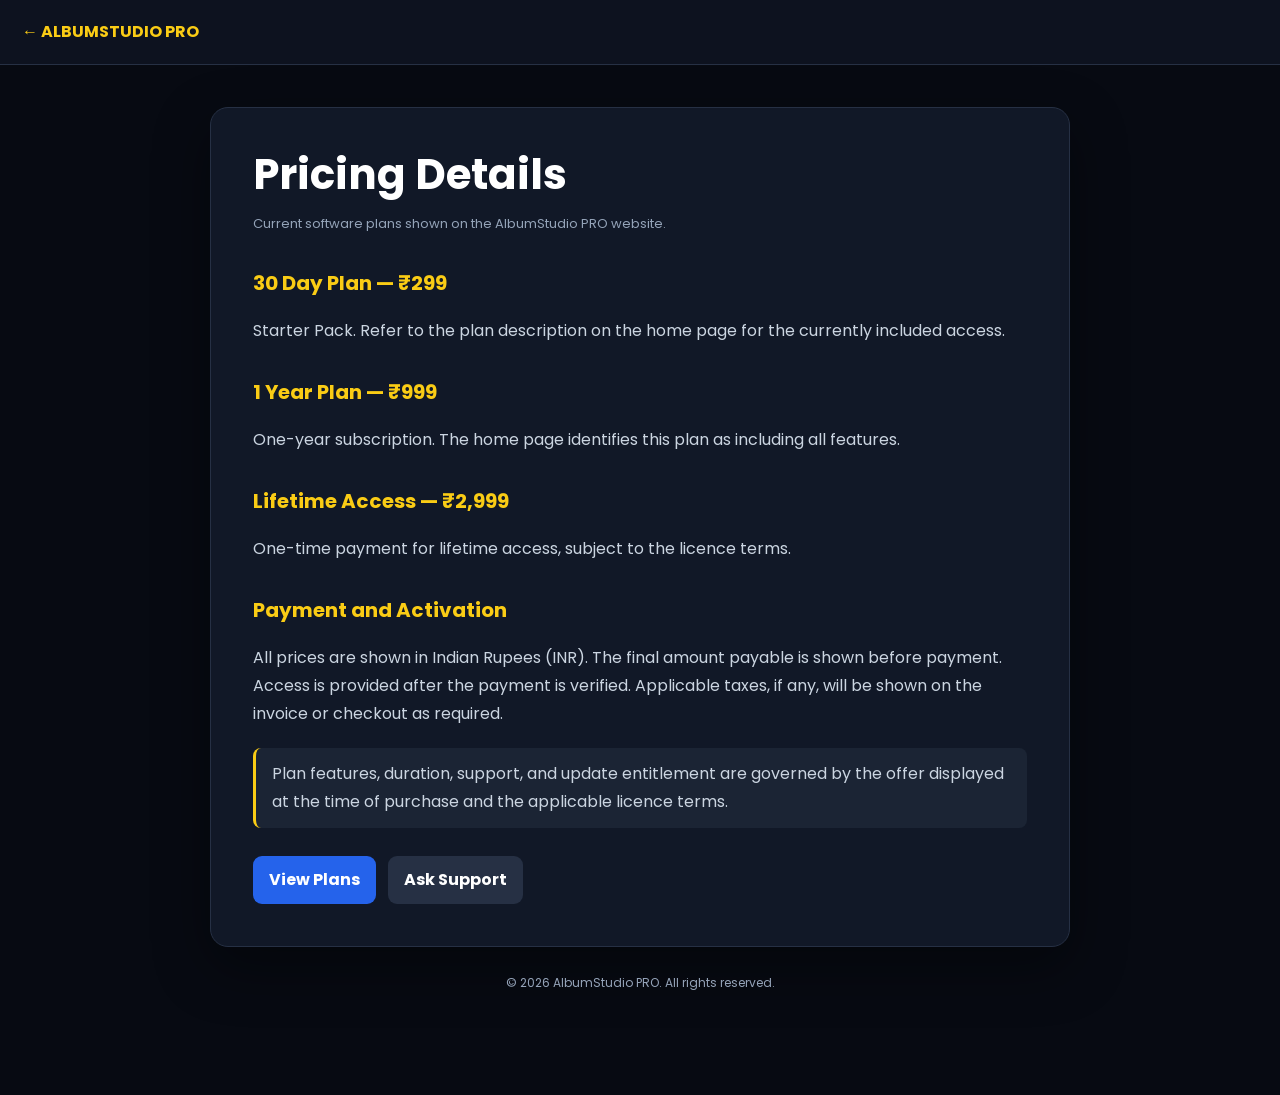
<file: pricing.html>
<!doctype html><html lang="en"><head><meta charset="utf-8"><meta name="viewport" content="width=device-width,initial-scale=1"><title>Pricing Details | AlbumStudio PRO</title><link rel="stylesheet" href="policy.css"><link href="https://fonts.googleapis.com/css2?family=Poppins:wght@400;500;600;700;800&display=swap" rel="stylesheet"></head><body><header class="topbar"><a href="index.html">← ALBUMSTUDIO PRO</a></header><main class="wrap"><article class="panel"><h1>Pricing Details</h1><p class="muted">Current software plans shown on the AlbumStudio PRO website.</p><h2>30 Day Plan — ₹299</h2><p>Starter Pack. Refer to the plan description on the home page for the currently included access.</p><h2>1 Year Plan — ₹999</h2><p>One-year subscription. The home page identifies this plan as including all features.</p><h2>Lifetime Access — ₹2,999</h2><p>One-time payment for lifetime access, subject to the licence terms.</p><h2>Payment and Activation</h2><p>All prices are shown in Indian Rupees (INR). The final amount payable is shown before payment. Access is provided after the payment is verified. Applicable taxes, if any, will be shown on the invoice or checkout as required.</p><div class="notice">Plan features, duration, support, and update entitlement are governed by the offer displayed at the time of purchase and the applicable licence terms.</div><div class="actions"><a class="btn" href="index.html#software">View Plans</a><a class="btn secondary" href="contact.html">Ask Support</a></div></article><div class="footer">© 2026 AlbumStudio PRO. All rights reserved.</div></main></body></html>
</file>
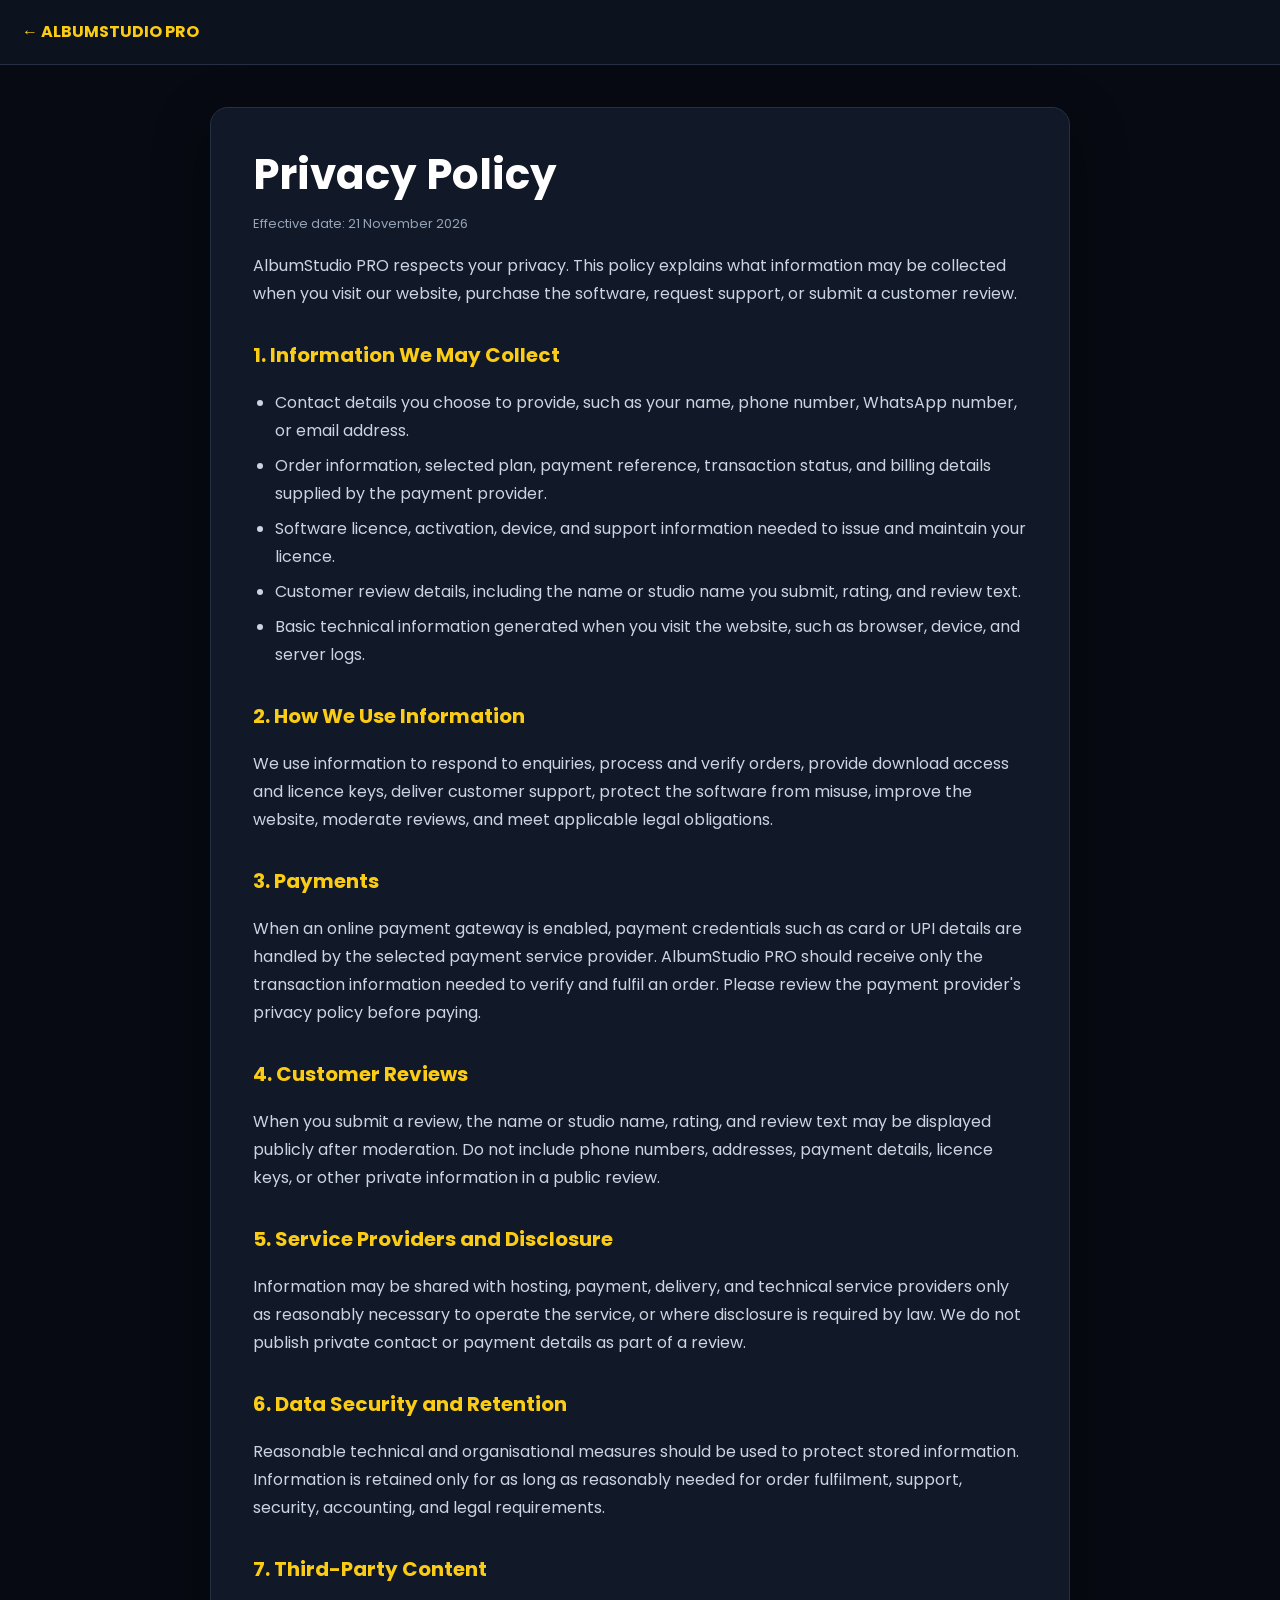
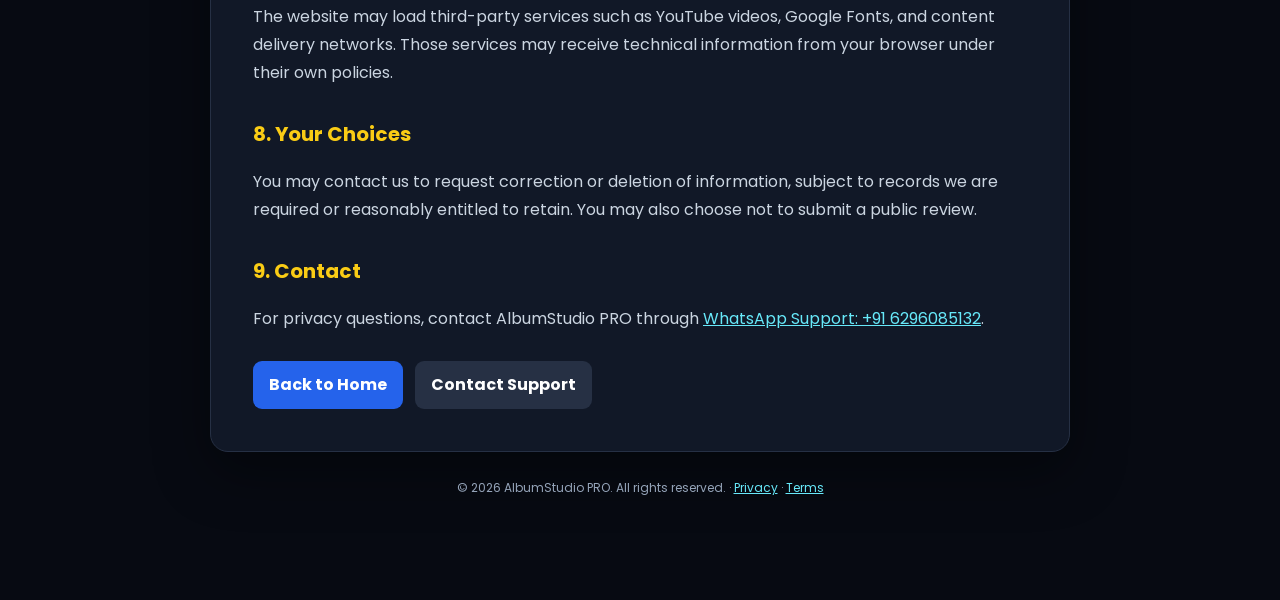
<file: privacy-policy.html>
<!doctype html>
<html lang="en">
<head>
<meta charset="utf-8"><meta name="viewport" content="width=device-width,initial-scale=1">
<title>Privacy Policy | AlbumStudio PRO</title>
<meta name="description" content="Privacy Policy for AlbumStudio PRO customers.">
<link rel="icon" type="image/png" href="icon.png">
<link href="https://fonts.googleapis.com/css2?family=Poppins:wght@400;500;600;700;800&display=swap" rel="stylesheet">
<link rel="stylesheet" href="policy.css">
</head>
<body>
<header class="topbar"><a href="index.html">← ALBUMSTUDIO PRO</a></header>
<main class="wrap"><article class="panel">
<h1>Privacy Policy</h1><p class="muted">Effective date: 21 November 2026</p>

<p>AlbumStudio PRO respects your privacy. This policy explains what information may be collected when you visit our website, purchase the software, request support, or submit a customer review.</p>
<h2>1. Information We May Collect</h2>
<ul class="list"><li>Contact details you choose to provide, such as your name, phone number, WhatsApp number, or email address.</li><li>Order information, selected plan, payment reference, transaction status, and billing details supplied by the payment provider.</li><li>Software licence, activation, device, and support information needed to issue and maintain your licence.</li><li>Customer review details, including the name or studio name you submit, rating, and review text.</li><li>Basic technical information generated when you visit the website, such as browser, device, and server logs.</li></ul>
<h2>2. How We Use Information</h2>
<p>We use information to respond to enquiries, process and verify orders, provide download access and licence keys, deliver customer support, protect the software from misuse, improve the website, moderate reviews, and meet applicable legal obligations.</p>
<h2>3. Payments</h2>
<p>When an online payment gateway is enabled, payment credentials such as card or UPI details are handled by the selected payment service provider. AlbumStudio PRO should receive only the transaction information needed to verify and fulfil an order. Please review the payment provider's privacy policy before paying.</p>
<h2>4. Customer Reviews</h2>
<p>When you submit a review, the name or studio name, rating, and review text may be displayed publicly after moderation. Do not include phone numbers, addresses, payment details, licence keys, or other private information in a public review.</p>
<h2>5. Service Providers and Disclosure</h2>
<p>Information may be shared with hosting, payment, delivery, and technical service providers only as reasonably necessary to operate the service, or where disclosure is required by law. We do not publish private contact or payment details as part of a review.</p>
<h2>6. Data Security and Retention</h2>
<p>Reasonable technical and organisational measures should be used to protect stored information. Information is retained only for as long as reasonably needed for order fulfilment, support, security, accounting, and legal requirements.</p>
<h2>7. Third-Party Content</h2>
<p>The website may load third-party services such as YouTube videos, Google Fonts, and content delivery networks. Those services may receive technical information from your browser under their own policies.</p>
<h2>8. Your Choices</h2>
<p>You may contact us to request correction or deletion of information, subject to records we are required or reasonably entitled to retain. You may also choose not to submit a public review.</p>
<h2>9. Contact</h2>
<p>For privacy questions, contact AlbumStudio PRO through <a href="https://wa.me/916296085132" target="_blank" rel="noopener">WhatsApp Support: +91 6296085132</a>.</p>

<div class="actions"><a class="btn" href="index.html">Back to Home</a><a class="btn secondary" href="contact.html">Contact Support</a></div>
</article><div class="footer">© 2026 AlbumStudio PRO. All rights reserved. · <a href="privacy-policy.html">Privacy</a> · <a href="terms-and-conditions.html">Terms</a></div></main>
</body></html>
</file>
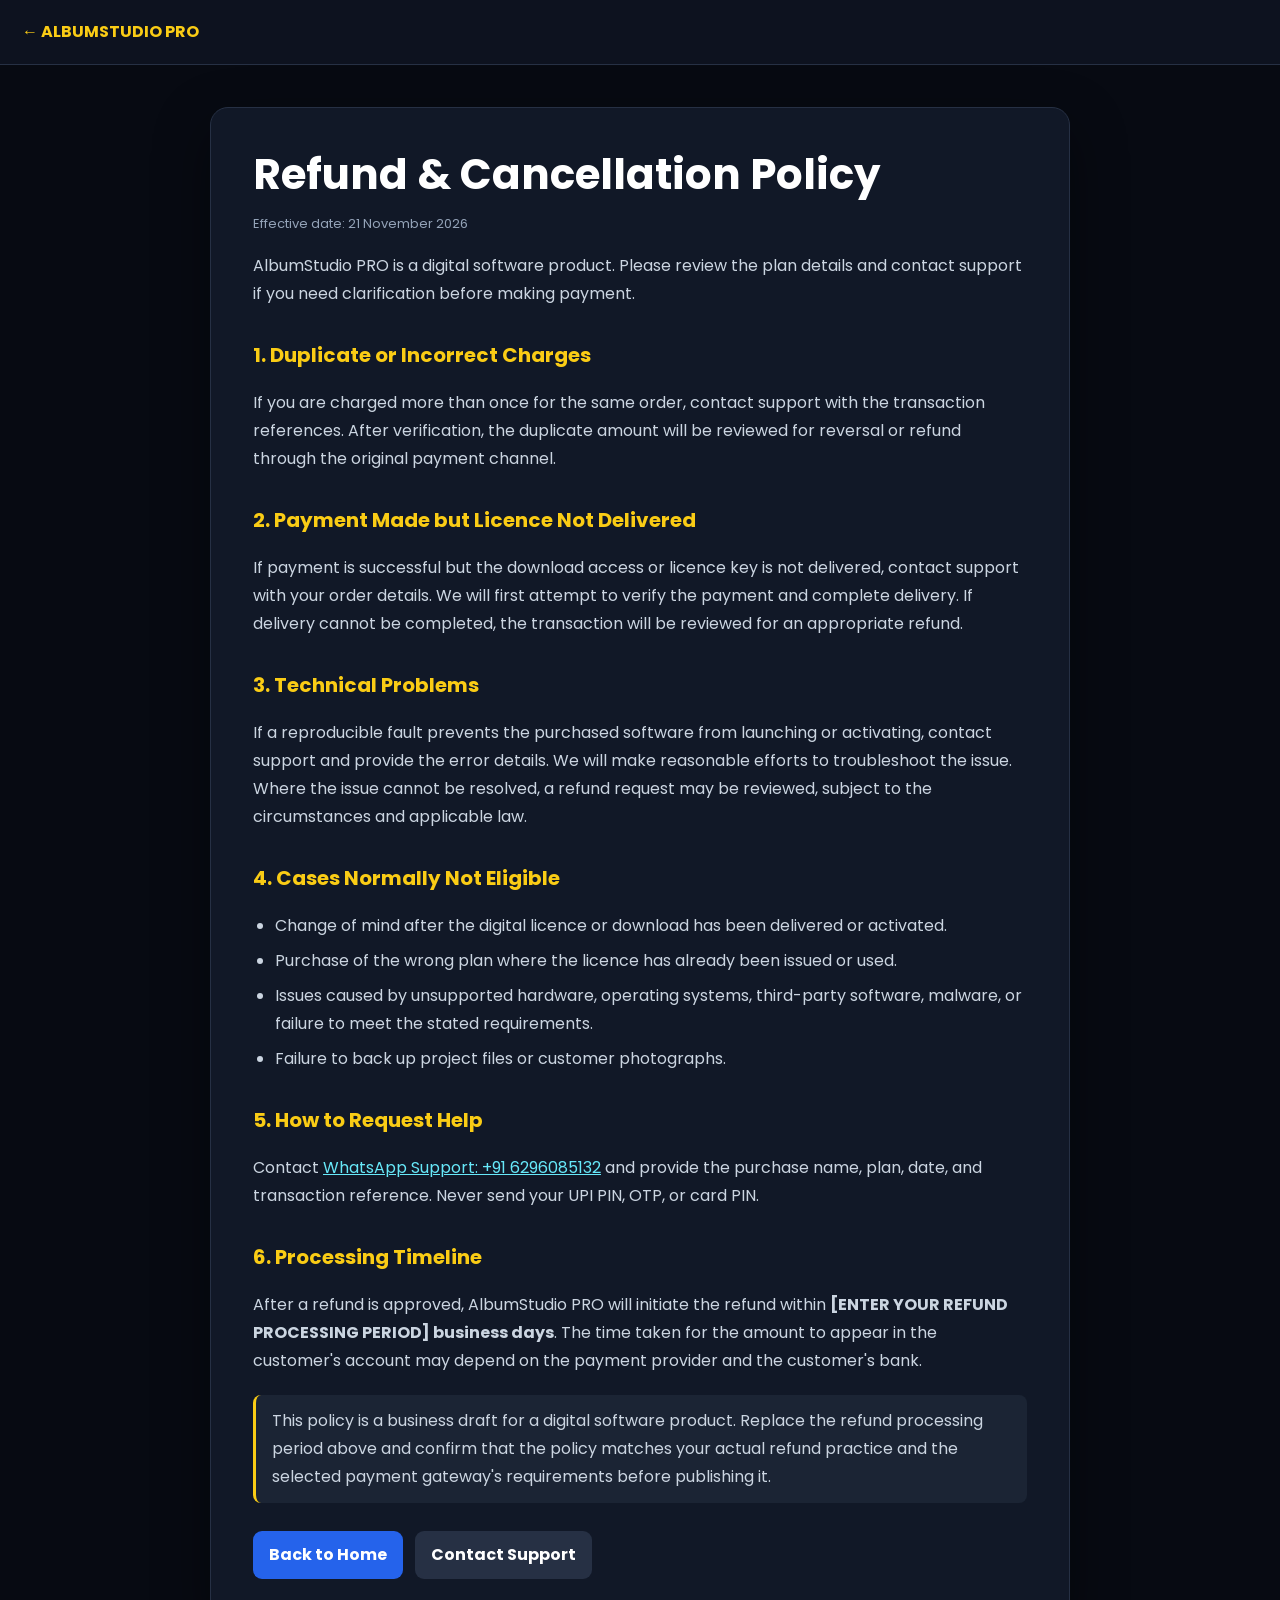
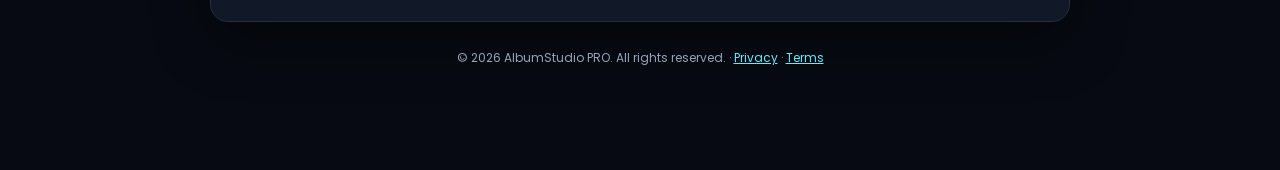
<file: refund-cancellation.html>
<!doctype html>
<html lang="en">
<head>
<meta charset="utf-8"><meta name="viewport" content="width=device-width,initial-scale=1">
<title>Refund & Cancellation Policy | AlbumStudio PRO</title>
<meta name="description" content="Refund & Cancellation Policy for AlbumStudio PRO customers.">
<link rel="icon" type="image/png" href="icon.png">
<link href="https://fonts.googleapis.com/css2?family=Poppins:wght@400;500;600;700;800&display=swap" rel="stylesheet">
<link rel="stylesheet" href="policy.css">
</head>
<body>
<header class="topbar"><a href="index.html">← ALBUMSTUDIO PRO</a></header>
<main class="wrap"><article class="panel">
<h1>Refund & Cancellation Policy</h1><p class="muted">Effective date: 21 November 2026</p>

<p>AlbumStudio PRO is a digital software product. Please review the plan details and contact support if you need clarification before making payment.</p>
<h2>1. Duplicate or Incorrect Charges</h2>
<p>If you are charged more than once for the same order, contact support with the transaction references. After verification, the duplicate amount will be reviewed for reversal or refund through the original payment channel.</p>
<h2>2. Payment Made but Licence Not Delivered</h2>
<p>If payment is successful but the download access or licence key is not delivered, contact support with your order details. We will first attempt to verify the payment and complete delivery. If delivery cannot be completed, the transaction will be reviewed for an appropriate refund.</p>
<h2>3. Technical Problems</h2>
<p>If a reproducible fault prevents the purchased software from launching or activating, contact support and provide the error details. We will make reasonable efforts to troubleshoot the issue. Where the issue cannot be resolved, a refund request may be reviewed, subject to the circumstances and applicable law.</p>
<h2>4. Cases Normally Not Eligible</h2>
<ul class="list"><li>Change of mind after the digital licence or download has been delivered or activated.</li><li>Purchase of the wrong plan where the licence has already been issued or used.</li><li>Issues caused by unsupported hardware, operating systems, third-party software, malware, or failure to meet the stated requirements.</li><li>Failure to back up project files or customer photographs.</li></ul>
<h2>5. How to Request Help</h2>
<p>Contact <a href="https://wa.me/916296085132" target="_blank" rel="noopener">WhatsApp Support: +91 6296085132</a> and provide the purchase name, plan, date, and transaction reference. Never send your UPI PIN, OTP, or card PIN.</p>
<h2>6. Processing Timeline</h2>
<p>After a refund is approved, AlbumStudio PRO will initiate the refund within <strong>[ENTER YOUR REFUND PROCESSING PERIOD] business days</strong>. The time taken for the amount to appear in the customer's account may depend on the payment provider and the customer's bank.</p>
<div class="notice">This policy is a business draft for a digital software product. Replace the refund processing period above and confirm that the policy matches your actual refund practice and the selected payment gateway's requirements before publishing it.</div>

<div class="actions"><a class="btn" href="index.html">Back to Home</a><a class="btn secondary" href="contact.html">Contact Support</a></div>
</article><div class="footer">© 2026 AlbumStudio PRO. All rights reserved. · <a href="privacy-policy.html">Privacy</a> · <a href="terms-and-conditions.html">Terms</a></div></main>
</body></html>
</file>
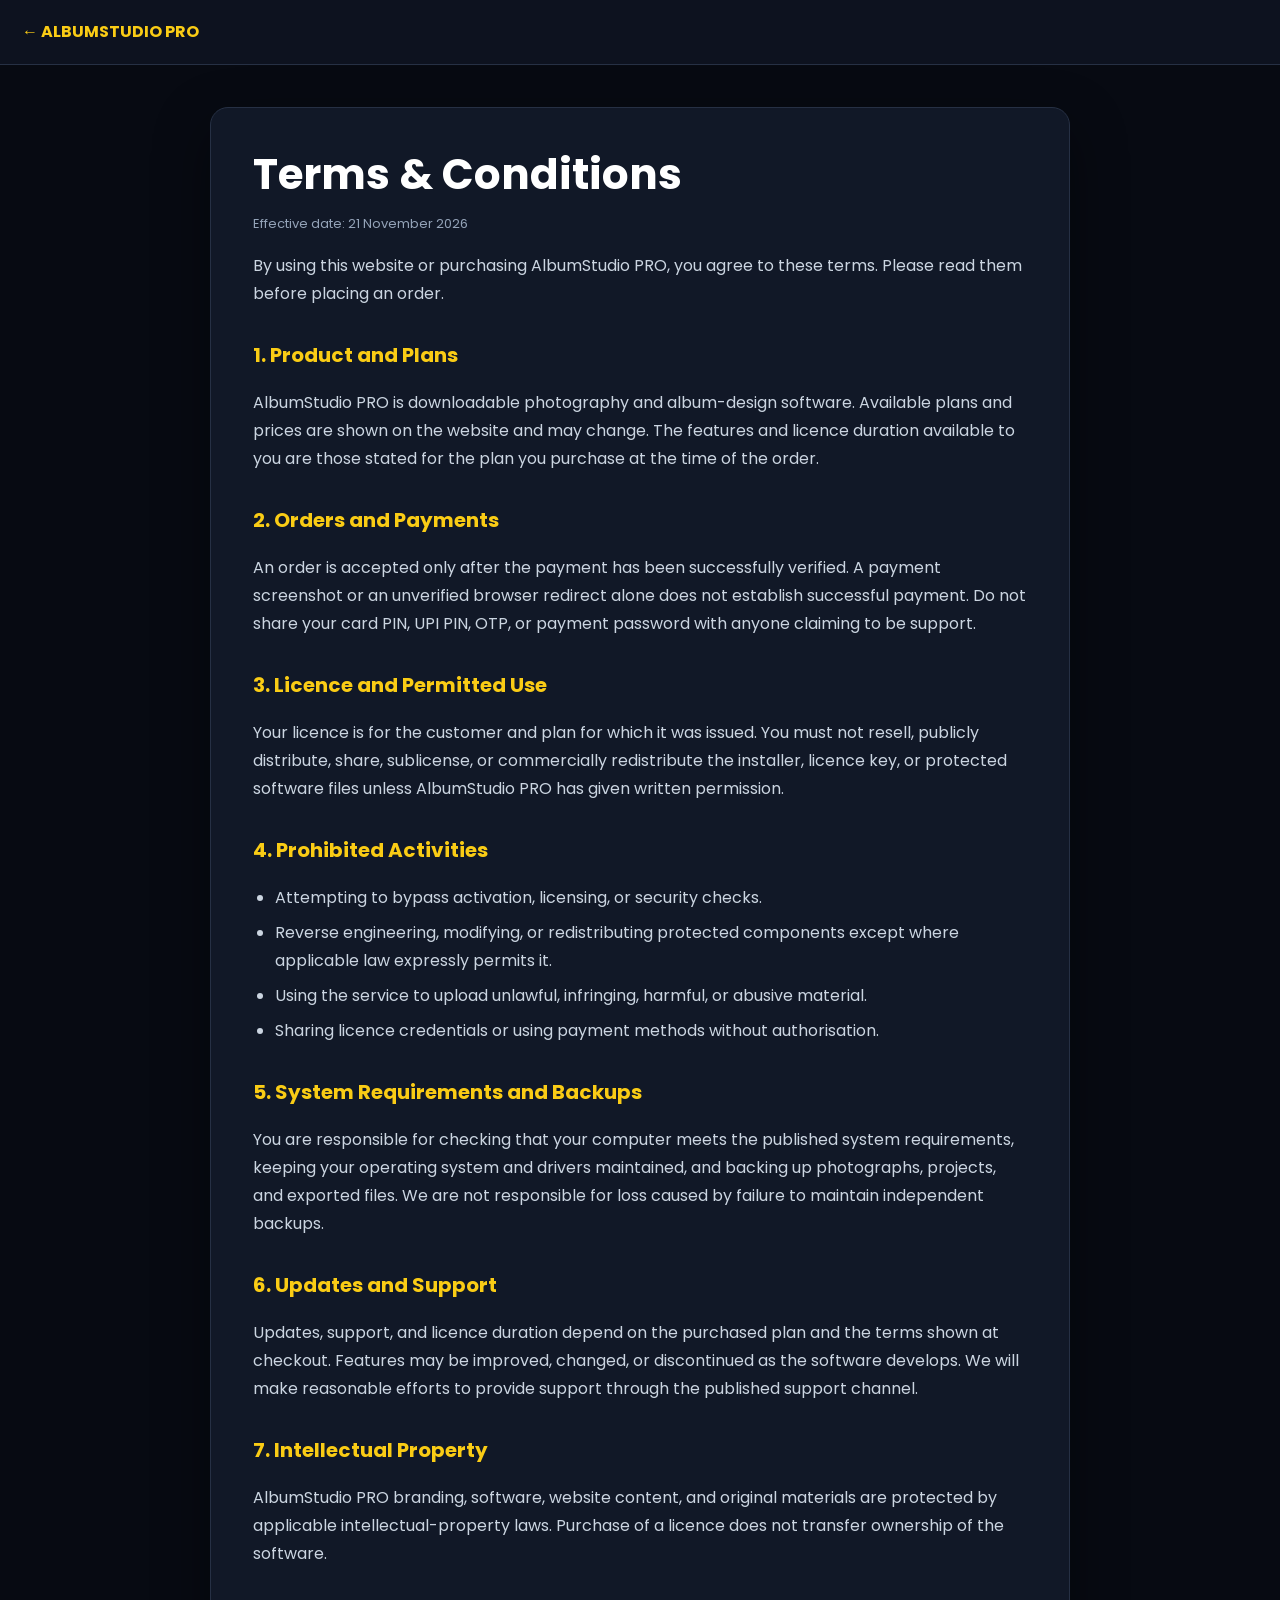
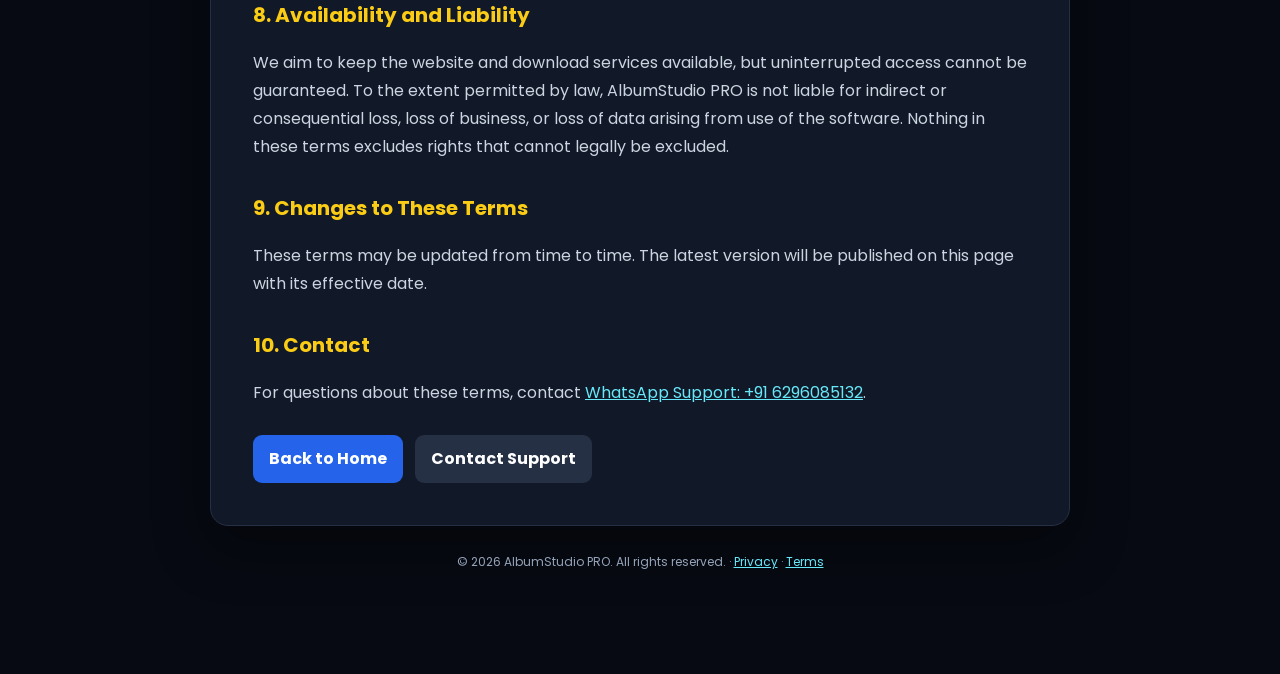
<file: terms-and-conditions.html>
<!doctype html>
<html lang="en">
<head>
<meta charset="utf-8"><meta name="viewport" content="width=device-width,initial-scale=1">
<title>Terms & Conditions | AlbumStudio PRO</title>
<meta name="description" content="Terms & Conditions for AlbumStudio PRO customers.">
<link rel="icon" type="image/png" href="icon.png">
<link href="https://fonts.googleapis.com/css2?family=Poppins:wght@400;500;600;700;800&display=swap" rel="stylesheet">
<link rel="stylesheet" href="policy.css">
</head>
<body>
<header class="topbar"><a href="index.html">← ALBUMSTUDIO PRO</a></header>
<main class="wrap"><article class="panel">
<h1>Terms & Conditions</h1><p class="muted">Effective date: 21 November 2026</p>

<p>By using this website or purchasing AlbumStudio PRO, you agree to these terms. Please read them before placing an order.</p>
<h2>1. Product and Plans</h2>
<p>AlbumStudio PRO is downloadable photography and album-design software. Available plans and prices are shown on the website and may change. The features and licence duration available to you are those stated for the plan you purchase at the time of the order.</p>
<h2>2. Orders and Payments</h2>
<p>An order is accepted only after the payment has been successfully verified. A payment screenshot or an unverified browser redirect alone does not establish successful payment. Do not share your card PIN, UPI PIN, OTP, or payment password with anyone claiming to be support.</p>
<h2>3. Licence and Permitted Use</h2>
<p>Your licence is for the customer and plan for which it was issued. You must not resell, publicly distribute, share, sublicense, or commercially redistribute the installer, licence key, or protected software files unless AlbumStudio PRO has given written permission.</p>
<h2>4. Prohibited Activities</h2>
<ul class="list"><li>Attempting to bypass activation, licensing, or security checks.</li><li>Reverse engineering, modifying, or redistributing protected components except where applicable law expressly permits it.</li><li>Using the service to upload unlawful, infringing, harmful, or abusive material.</li><li>Sharing licence credentials or using payment methods without authorisation.</li></ul>
<h2>5. System Requirements and Backups</h2>
<p>You are responsible for checking that your computer meets the published system requirements, keeping your operating system and drivers maintained, and backing up photographs, projects, and exported files. We are not responsible for loss caused by failure to maintain independent backups.</p>
<h2>6. Updates and Support</h2>
<p>Updates, support, and licence duration depend on the purchased plan and the terms shown at checkout. Features may be improved, changed, or discontinued as the software develops. We will make reasonable efforts to provide support through the published support channel.</p>
<h2>7. Intellectual Property</h2>
<p>AlbumStudio PRO branding, software, website content, and original materials are protected by applicable intellectual-property laws. Purchase of a licence does not transfer ownership of the software.</p>
<h2>8. Availability and Liability</h2>
<p>We aim to keep the website and download services available, but uninterrupted access cannot be guaranteed. To the extent permitted by law, AlbumStudio PRO is not liable for indirect or consequential loss, loss of business, or loss of data arising from use of the software. Nothing in these terms excludes rights that cannot legally be excluded.</p>
<h2>9. Changes to These Terms</h2>
<p>These terms may be updated from time to time. The latest version will be published on this page with its effective date.</p>
<h2>10. Contact</h2>
<p>For questions about these terms, contact <a href="https://wa.me/916296085132" target="_blank" rel="noopener">WhatsApp Support: +91 6296085132</a>.</p>

<div class="actions"><a class="btn" href="index.html">Back to Home</a><a class="btn secondary" href="contact.html">Contact Support</a></div>
</article><div class="footer">© 2026 AlbumStudio PRO. All rights reserved. · <a href="privacy-policy.html">Privacy</a> · <a href="terms-and-conditions.html">Terms</a></div></main>
</body></html>
</file>
<file: policy.css>
*{box-sizing:border-box}body{margin:0;background:#070a12;color:#e5e7eb;font-family:Poppins,Arial,sans-serif;line-height:1.75}.topbar{background:#0d121f;border-bottom:1px solid #263044;padding:18px 22px;position:sticky;top:0}.topbar a{color:#facc15;text-decoration:none;font-weight:700}.wrap{max-width:900px;margin:42px auto;padding:0 20px 60px}.panel{background:#111827;border:1px solid #263044;border-radius:18px;padding:clamp(22px,5vw,42px);box-shadow:0 20px 55px #0006}h1{font-size:clamp(28px,5vw,42px);line-height:1.2;color:#fff;margin:0 0 8px}h2{font-size:20px;color:#facc15;margin:30px 0 8px}p,li{color:#cbd5e1}a{color:#67e8f9}.muted{color:#94a3b8;font-size:13px}.notice{border-left:3px solid #facc15;padding:12px 16px;background:#1b2434;border-radius:8px;color:#cbd5e1;margin:20px 0}.actions{display:flex;flex-wrap:wrap;gap:12px;margin-top:28px}.btn{display:inline-block;background:#2563eb;color:white;text-decoration:none;padding:10px 16px;border-radius:9px;font-weight:700}.btn.secondary{background:#263044}.footer{text-align:center;color:#94a3b8;font-size:12px;margin-top:25px}.list{padding-left:22px}.list li{margin:7px 0}@media(max-width:600px){.wrap{margin:20px auto}.panel{padding:22px 18px}}
</file>
